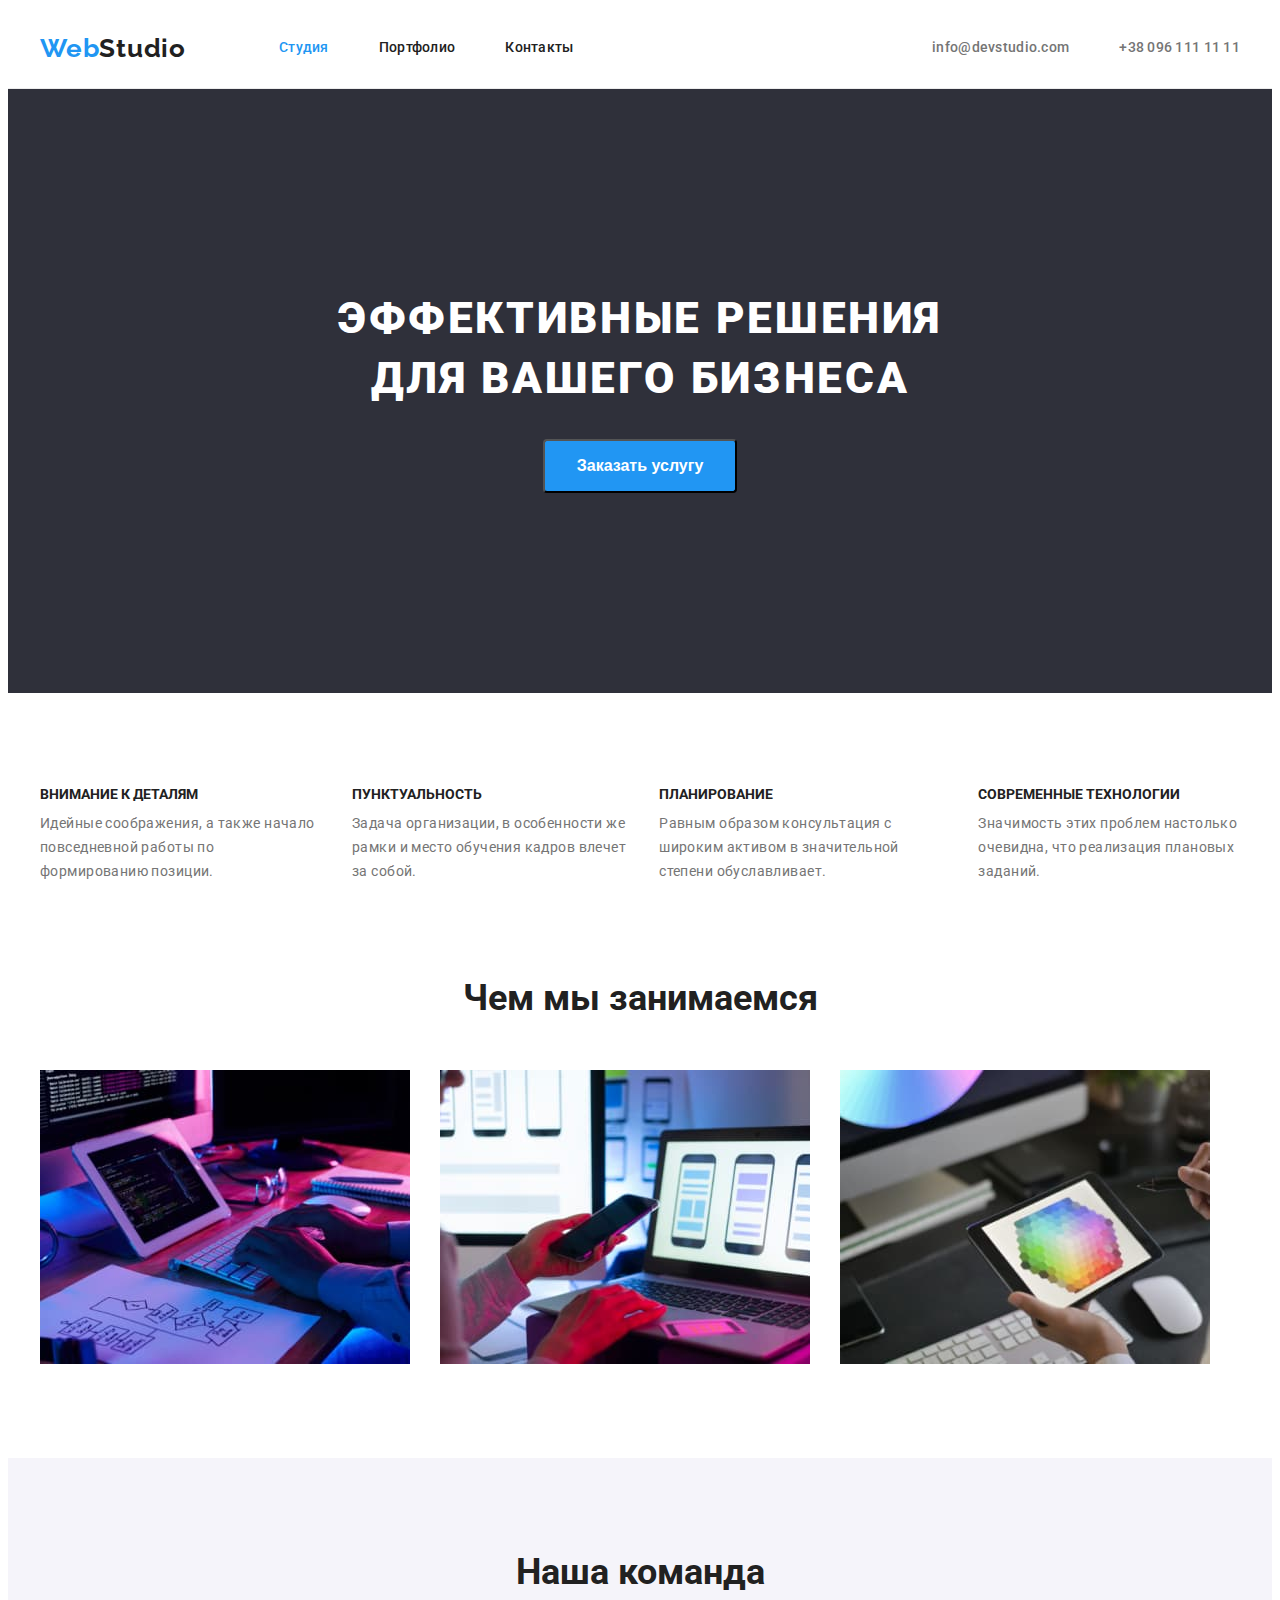
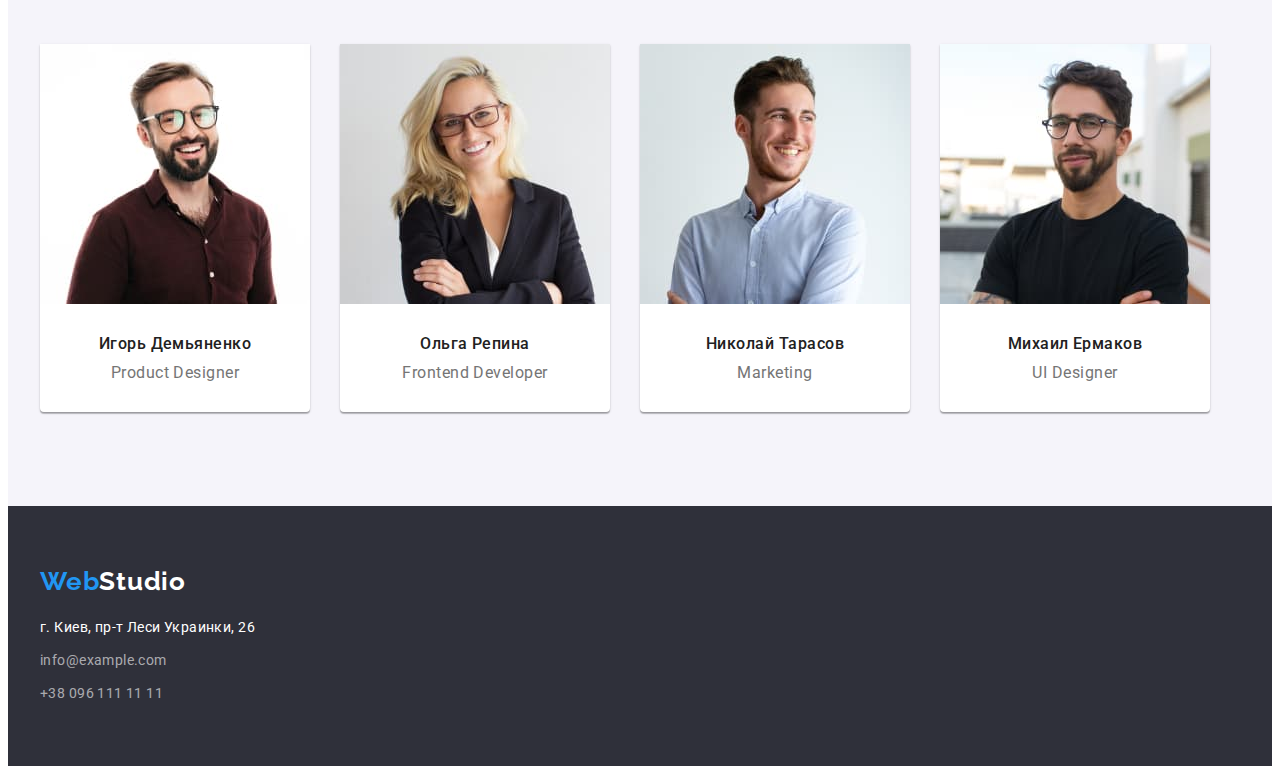
<file: index.html>
<!DOCTYPE html>
<html lang="ru">
<head>
  <meta charset="UTF-8">
  <meta http-equiv="X-UA-Compatible" content="IE=edge">
  <meta name="viewport" content="width=device-width, initial-scale=1.0">
  <title>Студия</title>
  <link rel="preconnect" href="https://fonts.googleapis.com">
  <link rel="preconnect" href="https://fonts.gstatic.com" crossorigin>
  <link href="https://fonts.googleapis.com/css2?family=Oleo+Script&family=Raleway:wght@700&family=Roboto:wght@400;500;700;900&display=swap" rel="stylesheet">
  <link rel="stylesheet" href="https://cdnjs.cloudflare.com/ajax/libs/modern-normalize/1.1.0/modern-normalize.min.css"
    integrity="sha512-wpPYUAdjBVSE4KJnH1VR1HeZfpl1ub8YT/NKx4PuQ5NmX2tKuGu6U/JRp5y+Y8XG2tV+wKQpNHVUX03MfMFn9Q=="
    crossorigin="anonymous" referrerpolicy="no-referrer" />
    <link rel="stylesheet" href="./css/styles.css" />
</head>
<body>
  <!-- Шапка -->
  <header class="page-header">
    <div class="container header-nav">
      <nav class="main-nav">
        <a href="./" class="logo-link">Web<span class="studio-top">Studio</span>
        </a>
      <ul class="site-nav">
        <li class="site-nav-item"><a href="index.html" class="site-nav-link current">Студия</a></li>
        <li class="site-nav-item"><a href="portfolio.html" target="_self" class="site-nav-link">Портфолио</a></li>
        <li class="site-nav-item"><a href="" class="site-nav-link">Контакты</a></li>
      </ul>
      </nav>
      <ul class="header-contacts">
        <li class="item"><a href="mailto:imfo@devstudio.com" class="link">info@devstudio.com</a></li>
        <li class="item"><a href="tel:+380961111111" class="link">+38 096 111 11 11</a></li>
      </ul>
    </div>
  </header>
  <main>
    <!-- Герой -->
    <section class="hero">
      <div class="container">
      <h1 class="tagline">ЭФФЕКТИВНЫЕ РЕШЕНИЯ<br> ДЛЯ ВАШЕГО БИЗНЕСА</h1>
      <button type="button" class="button">Заказать услугу</button>
      </div>
    </section>
    <!-- Преимущества -->
    <section class="section">
      <div class="container">
      <h2 class="visually-hidden">Наши преимущества</h2>
      <ul class="section-list">
        <li class="section-item">
          <h3 class="section-sub-title">ВНИМАНИЕ К ДЕТАЛЯМ</h3>
          <p class="section-sub-title-text">Идейные соображения, а также начало повседневной работы по формированию позиции.</p>
        </li>
        <li class="section-item">
          <h3 class="section-sub-title">ПУНКТУАЛЬНОСТЬ</h3>
          <p class="section-sub-title-text">Задача организации, в особенности же рамки и место обучения кадров влечет за собой.</p>
        </li>
        <li class="section-item">
          <h3 class="section-sub-title">ПЛАНИРОВАНИЕ</h3>
          <p class="section-sub-title-text">Равным образом консультация с широким активом в значительной степени обуславливает.</p>
        </li>
        <li class="section-item">
          <h3 class="section-sub-title">СОВРЕМЕННЫЕ ТЕХНОЛОГИИ</h3>
          <p class="section-sub-title-text">Значимость этих проблем настолько очевидна, что реализация плановых заданий.</p>
        </li>
      </ul>
      </div>
    </section>
      <section class="section work-section">
        <div class="container">
          <h2 class="section-title">Чем мы занимаемся</h2>
            <ul class="section-list-images">
              <li class="section-item">
                <img src="./images/img.jpg" width="370" alt="keyboard">
              </li>
             <li class="section-item">
               <img src="./images/img(1).jpg" width="370" alt="notebook">
             </li>
             <li class="section-item">
               <img src="./images/img(2).jpg" width="370" alt="ipad">
             </li>
          </ul>
        </div>
      </section>
    <!-- Команда -->
    <section class="section team-section">
      <div class="container">
      <h2 class="section-title-team">Наша команда</h2>
        <ul class="team">
          <li class="team-res">
            <img src="./images/img(3).jpg" width="270" alt="product designer">
            <div class="hr">
            <h3 class="staff-name">Игорь Демьяненко</h3>
            <p class="staff-position">Product Designer</p>
            </div>
          </li>
          <li class="team-res">
            <img src="./images/img(4).jpg" width="270" alt="frontend developer">
            <div class="hr">
            <h3 class="staff-name">Ольга Репина</h3>
            <p class="staff-position">Frontend Developer</p>
            </div>
          </li>
          <li class="team-res">
            <img src="./images/img(5).jpg" width="270" alt="marketing">
            <div class="hr">
            <h3 class="staff-name">Николай Тарасов</h3>
            <p class="staff-position">Marketing</p>
            </div>
          </li>
          <li class="team-res">
            <img src="./images/img(6).jpg" width="270" alt="ui designer">
            <div class="hr">
            <h3 class="staff-name">Михаил Ермаков</h3>
            <p class="staff-position">UI Designer</p>
            </div>
          </li>
        </ul>
      </div>
    </section>
  </main>
  <!-- Футер -->
  <footer class="footer">
    <div class="container">
      <a href="./" class="logo-link">Web<span class="studio-bottom">Studio</span>
      </a>
      <address class="address">
        <ul class="footer-contacts">
          <li class="footer-contacts-item"><a href="https://www.google.com/maps/place/%D0%B1%D1%83%D0%BB%D1%8C%D0%B2%D0%B0%D1%80+%D0%9B%D0%B5%D1%81%D1%96+%D0%A3%D0%BA%D1%80%D0%B0%D1%97%D0%BD%D0%BA%D0%B8,+26,+%D0%9A%D0%B8%D1%97%D0%B2,+02000/@50.424964,30.5396898,15.5z/data=!4m13!1m7!3m6!1s0x40d4cf0e033ecbe9:0x57a4dffefec77da0!2z0LHRg9C70YzQstCw0YAg0JvQtdGB0ZYg0KPQutGA0LDRl9C90LrQuCwgMjYsINCa0LjRl9CyLCAwMjAwMA!3b1!8m2!3d50.4265807!4d30.5383859!3m4!1s0x40d4cf0e033ecbe9:0x57a4dffefec77da0!8m2!3d50.4265807!4d30.5383859"
            class="link street">г. Киев, пр-т Леси Украинки, 26</a></li>
          <li class="footer-contacts-item"><a href="mailto:info@example.com" class="link">info@example.com</a></li>
        <li class="footer-contacts-item"><a href="tel:+380961111111" class="link">+38 096 111 11 11</a></li>
      </ul>
    </address>
    </div>
  </footer>
</body>
</html>
</file>
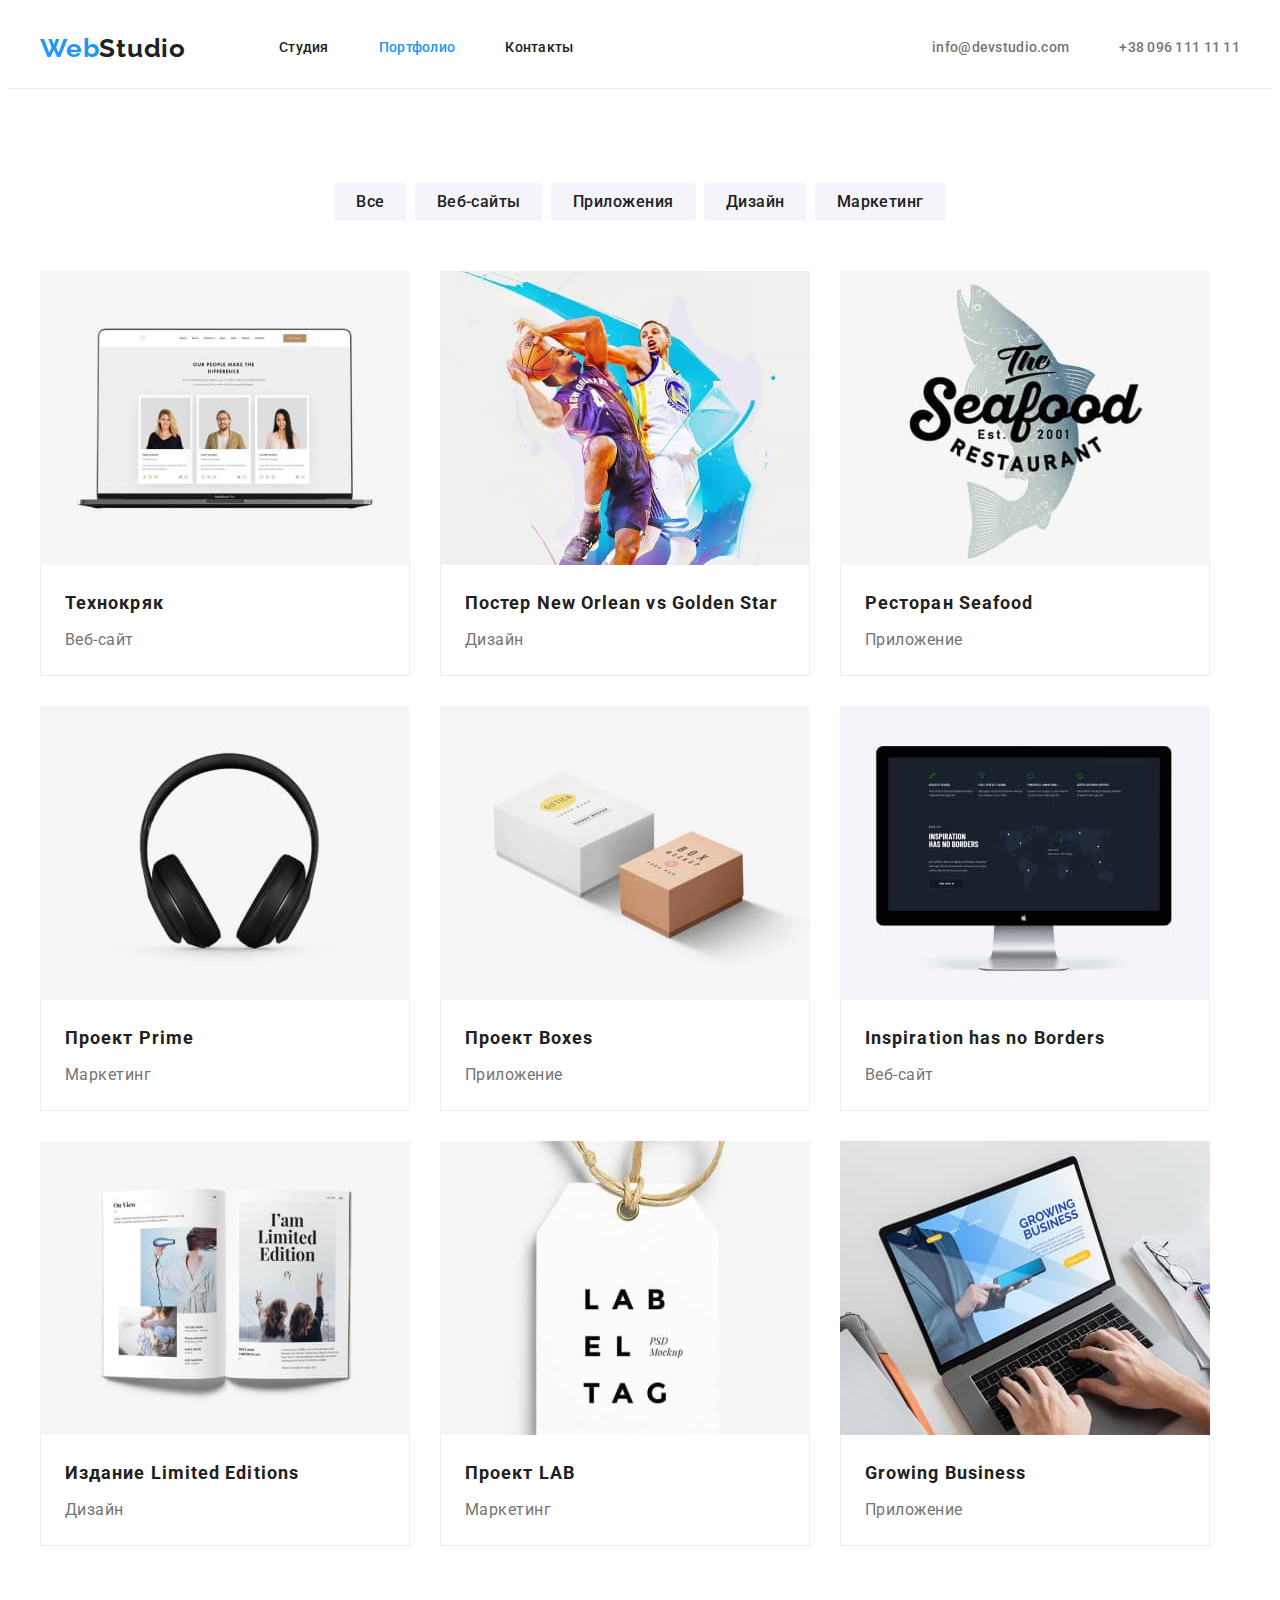
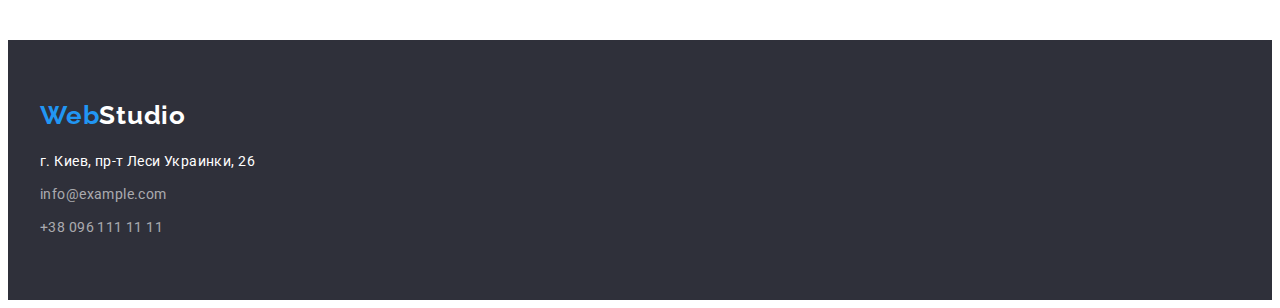
<file: portfolio.html>
<!DOCTYPE html>
<html lang="ru">
<head>
  <meta charset="UTF-8">
  <meta http-equiv="X-UA-Compatible" content="IE=edge">
  <meta name="viewport" content="width=device-width, initial-scale=1.0">
  <title>Студия</title>
  <link rel="preconnect" href="https://fonts.googleapis.com">
  <link rel="preconnect" href="https://fonts.gstatic.com" crossorigin>
  <link
    href="https://fonts.googleapis.com/css2?family=Oleo+Script&family=Raleway:wght@700&family=Roboto:wght@400;500;700;900&display=swap"
    rel="stylesheet">
  <link rel="stylesheet" href="https://cdnjs.cloudflare.com/ajax/libs/modern-normalize/1.1.0/modern-normalize.min.css"
    integrity="sha512-wpPYUAdjBVSE4KJnH1VR1HeZfpl1ub8YT/NKx4PuQ5NmX2tKuGu6U/JRp5y+Y8XG2tV+wKQpNHVUX03MfMFn9Q=="
    crossorigin="anonymous" referrerpolicy="no-referrer" />
  <link rel="stylesheet" href="./css/styles.css" />
</head>
<body>
  <!-- Шапка -->
  <header class="page-header">
    <nav class="container main-nav">
      <a href="./" class="logo-link">Web<span class="studio-top">Studio</span>
      </a>
      <ul class="site-nav list">
        <li class="site-nav-item"><a href="index.html" class="site-nav-link">Студия</a></li>
        <li class="site-nav-item"><a href="portfolio.html" target="_self" class="site-nav-link current">Портфолио</a></li>
        <li class="site-nav-item"><a href="" class="site-nav-link">Контакты</a></li>
      </ul>
      <ul class="header-contacts list">
        <li class="item"><a href="mailto:imfo@devstudio.com" class="link">info@devstudio.com</a></li>
        <li class="item"><a href="tel:+380961111111" class="link">+38 096 111 11 11</a></li>
      </ul>
    </nav>
  </header>
  <main>
      <!-- Герой -->
        <section class="section">
          <div class="container">
          <h1 class="visually-hidden">Наши работы</h1>
          <ul class="filter list">
            <li class="filter-item"><button type="button" class="button">Все</button></li>
            <li class="filter-item"><button type="button" class="button">Веб-сайты</button></li>
            <li class="filter-item"><button type="button" class="button">Приложения</button></li>
            <li class="filter-item"><button type="button" class="button">Дизайн</button></li>
            <li class="filter-item"><button type="button" class="button">Маркетинг</button></li>
          </ul>
          <ul class="gallery list">
            <li class="gallery-item">
              <a href="" class="gallery-link"><img src="./images/img(7).jpg" width="370" alt="Веб-сайт">
              <div class="gallery-name">
                <h2 class="gallery-title">Технокряк</h2>
                <p class="gallery-text">Веб-сайт</p>
              </div>
              </a>
            </li>
            <li class="gallery-item">
              <a href="" class="gallery-link"><img src="./images/img(8).jpg" width="370" alt="Дизайн">
              <div class="gallery-name">
                <h2 class="gallery-title">Постер New Orlean vs Golden Star</h2>
                <p class="gallery-text">Дизайн</p>
              </div>
              </a>
            </li>
            <li class="gallery-item">
              <a href="" class="gallery-link"><img src="./images/img(9).jpg" width="370" alt="Приложение">
              <div class="gallery-name">
                <h2 class="gallery-title">Ресторан Seafood</h2>
                <p class="gallery-text">Приложение</p>
            </div>
            </a>
            </li>
            <li class="gallery-item">
              <a href="" class="gallery-link"><img src="./images/img(10).jpg" width="370" alt="Маркетинг">
              <div class="gallery-name">
                <h2 class="gallery-title">Проект Prime</h2>
                <p class="gallery-text">Маркетинг</p>
              </div>
              </a>
            </li>
            <li class="gallery-item">
              <a href="" class="gallery-link"><img src="./images/img(11).jpg" width="370" alt="Приложение">
              <div class="gallery-name">
                <h2 class="gallery-title">Проект Boxes</h2>
                <p class="gallery-text">Приложение</p>
              </div>
              </a>
            </li>
            <li class="gallery-item">
              <a href="" class="gallery-link"><img src="./images/img(12).jpg" width="370" alt="Веб-сайт">
              <div class="gallery-name">
                <h2 class="gallery-title">Inspiration has no Borders</h2>
                <p class="gallery-text">Веб-сайт</p>
              </div>
              </a>
            </li>
            <li class="gallery-item">
              <a href="" class="gallery-link"><img src="./images/img(13).jpg" width="370" alt="Дизайн">
              <div class="gallery-name">
                <h2 class="gallery-title">Издание Limited Editions</h2>
                <p class="gallery-text">Дизайн</p>
              </div>
              </a>
            </li>
            <li class="gallery-item">
              <a href="" class="gallery-link"><img src="./images/img(14).jpg" width="370" alt="Маркетинг">
              <div class="gallery-name">
                <h2 class="gallery-title">Проект LAB</h2>
                <p class="gallery-text">Маркетинг</p>
              </div>
              </a>
            </li>
            <li class="gallery-item">
              <a href="" class="gallery-link"><img src="./images/img(15).jpg" width="370" alt="Приложение">
              <div class="gallery-name">
                <h2 class="gallery-title">Growing Business</h2>
                <p class="gallery-text">Приложение</p>
              </div>
              </a>
            </li>
          </ul>
          </div>
        </section>
    </main>
      <!-- Футер -->
      <footer class="footer">
        <div class="container">
          <a href="./" class="logo-link">Web<span class="studio-bottom">Studio</span>
          </a>
          <address class="address">
            <ul class="footer-contacts list">
              <li class="footer-contacts-item"><a
                  href="https://www.google.com/maps/place/%D0%B1%D1%83%D0%BB%D1%8C%D0%B2%D0%B0%D1%80+%D0%9B%D0%B5%D1%81%D1%96+%D0%A3%D0%BA%D1%80%D0%B0%D1%97%D0%BD%D0%BA%D0%B8,+26,+%D0%9A%D0%B8%D1%97%D0%B2,+02000/@50.424964,30.5396898,15.5z/data=!4m13!1m7!3m6!1s0x40d4cf0e033ecbe9:0x57a4dffefec77da0!2z0LHRg9C70YzQstCw0YAg0JvQtdGB0ZYg0KPQutGA0LDRl9C90LrQuCwgMjYsINCa0LjRl9CyLCAwMjAwMA!3b1!8m2!3d50.4265807!4d30.5383859!3m4!1s0x40d4cf0e033ecbe9:0x57a4dffefec77da0!8m2!3d50.4265807!4d30.5383859"
                  class="link street">г. Киев, пр-т Леси Украинки, 26</a></li>
              <li class="footer-contacts-item"><a href="mailto:info@example.com" class="link">info@example.com</a></li>
              <li class="footer-contacts-item"><a href="tel:+380961111111" class="link">+38 096 111 11 11</a></li>
            </ul>
          </address>
        </div>
      </footer>
</body>
</html>
</file>
<file: css/styles.css>
/* основной цвет текста #212121*/
/* эффект наведения на текст #2196F3*/
/* цвет текста имейл и тел. #757575*/
/* футер rgba(255, 255, 255, 0.6);*/
/* футер наведение #FFFFFF*/
:root {
  --primary-text-color: #212121;
  --secodary-text-color: #757575;
  --third-text-color: #2196f3;
  --fourth-text-color: rgba(255, 255, 255, 0.6);
  --fifth-text-color: #ffffff;
  --primary-bg-color: #ffffff;
  --secondary-bg-color: #2f303a;
  --bg-color-effect: #2196f3;
  --third-bg-color: #f5f4fa;
  --fourth-bg-color: #188ce8;
}

body {
  font-family: Roboto, sans-serif;
  font-style: normal;
  color: var(--primary-text-color);
  background-color: var(--primary-bg-color);
}

a {
  text-decoration: none;
}

.container {
  padding-left: 15px;
  padding-right: 15px;
  margin-left: auto;
  margin-right: auto;
  width: 1200px;
}

/* WebStudio */

.logo-link {
  font-family: Raleway, sans-serif;
  font-weight: 700;
  font-size: 26px;
  line-height: 1.17;
  letter-spacing: 0.03em;
  color: var(--third-text-color);
}

.studio-top {
  font-family: Raleway, sans-serif;
  font-weight: 700;
  font-size: 26px;
  line-height: 1.17;
  letter-spacing: 0.03em;
  color: var(--primary-text-color);
}

.studio-bottom {
  font-family: Raleway, sans-serif;
  font-weight: 700;
  font-size: 26px;
  line-height: 1.17;
  letter-spacing: 0.03em;
  color: var(--fifth-text-color);
}

.page-header {
  border-bottom: 1px solid #ececec;
}

/* header-nav */

.header-nav {
  display: flex;
}

/* main-nav */

.main-nav {
  display: flex;
  align-items: center;
  justify-content: center;
}

/* site-nav */

.site-nav {
  display: flex;
  margin-left: 93px;
}

.site-nav-item {
  margin-right: 50px;
}

.site-nav-item:last-child {
  margin-right: 0;
}

.site-nav-link {
  display: block;
  padding-top: 32px;
  padding-bottom: 32px;

  font-weight: 500;
  font-size: 14px;
  line-height: 1.14;
  letter-spacing: 0.02em;
  color: var(--primary-text-color);
}
.site-nav-link:hover,
.site-nav-link:focus {
  color: var(--third-text-color);
}
.current {
  font-weight: 500;
  font-size: 14px;
  line-height: 1.14;
  letter-spacing: 0.02em;

  color: var(--third-text-color);
}

/* header-contacts */

.header-contacts {
  display: flex;
  margin-left: auto;
}

.header-contacts .item {
  margin-right: 0;
}

.header-contacts .item + .item {
  margin-left: 50px;
}

.header-contacts .link {
  display: block;
  padding-top: 32px;
  padding-bottom: 32px;
  font-weight: 500;
  font-size: 14px;
  line-height: 1.14;
  letter-spacing: 0.02em;

  color: var(--secodary-text-color);
}
.header-contacts .link:hover,
.header-contacts .link:focus {
  font-weight: 500;
  font-size: 14px;
  line-height: 1.14;
  letter-spacing: 0.02em;

  color: var(--third-text-color);
}

ul {
  margin: 0;
  padding: 0;
  list-style: none;
}

.team {
  display: flex;
}

.filter {
  display: flex;
  margin-bottom: 50px;
  justify-content: center;
}

.filter-item {
  margin-right: 8px;
}
.filter-item:last-child {
  margin-right: 0;
}

.visually-hidden {
  position: absolute;
  width: 1px;
  height: 1px;
  margin: -1px;
  border: 0;
  padding: 0;
  white-space: nowrap;
  clip-path: inset(100%);
  clip: rect(0 0 0 0);
  overflow: hidden;
}

/* filter-menu */

.filter .button {
  border: transparent;
  padding-top: 6px;
  padding-bottom: 6px;
  padding-left: 22px;
  padding-right: 22px;
  background: var(--third-bg-color);
  border-radius: 4px;

  font-family: inherit;
  font-weight: 500;
  font-size: 16px;
  line-height: 1.62;

  text-align: center;
  letter-spacing: 0.03em;

  color: var(--primary-text-color);
}

.filter .button:hover,
.filter .button:focus {
  background: var(--bg-color-effect);
  color: var(--fifth-text-color);
  box-shadow: 0px 3px 1px rgba(0, 0, 0, 0.1), 0px 1px 2px rgba(0, 0, 0, 0.08),
    0px 2px 2px rgba(0, 0, 0, 0.12);
  cursor: pointer;
}

/* hero-section */

.hero {
  padding-top: 200px;
  padding-bottom: 200px;

  background-color: var(--secondary-bg-color);
  text-align: center;
}

.hero .tagline {
  margin-bottom: 30px;
  font-weight: 900;
  font-size: 44px;
  line-height: 1.36;
  text-align: center;
  letter-spacing: 0.06em;
  text-transform: uppercase;
  color: var(--fifth-text-color);
}

.button {
  padding-top: 10px;
  padding-bottom: 10px;
  padding-left: 32px;
  padding-right: 32px;
  color: var(--fifth-text-color);
  font-weight: 700;
  font-size: 16px;
  line-height: 1.87;
  background: var(--bg-color-effect);
  border-radius: 4px;
}

.button:hover,
.button:focus {
  color: var(--fifth-text-color);

  background: var(--fourth-bg-color);
  box-shadow: 0px 4px 4px rgba(0, 0, 0, 0.15);
  cursor: pointer;
}

/* Преимущества */

.section {
  padding-top: 94px;
  padding-bottom: 94px;
}

.work-section {
  padding-top: 0;
}

.section-list {
  display: flex;
}

.section-list-images {
  display: flex;
}

.section-item + .section-item {
  margin-left: 30px;
}

.section-title {
  margin-bottom: 50px;
  text-align: center;
  font-weight: 700;
  font-size: 36px;
  line-height: 1.16;
  color: var(--primary-text-color);
}

.section-title-team {
  margin-bottom: 50px;
  text-align: center;
  font-weight: 700;
  font-size: 36px;
  line-height: 1.16;
  color: var(--primary-text-color);
}

.section-sub-title {
  margin-top: 0;
  margin-bottom: 10px;
  font-weight: 700;
  font-size: 14px;
  line-height: 1.14;
  color: var(--primary-text-color);
}

.section-sub-title-text {
  margin-top: 0;
  margin-bottom: 0;
  font-weight: 400;
  font-size: 14px;
  line-height: 1.71;
  letter-spacing: 0.03em;
  color: var(--secodary-text-color);
}

/* Team section */

.team-section {
  background-color: var(--third-bg-color);
}

.team-res {
  background-color: var(--primary-bg-color);
  box-shadow: 0px 1px 3px rgba(0, 0, 0, 0.12), 0px 1px 1px rgba(0, 0, 0, 0.14),
    0px 2px 1px rgba(0, 0, 0, 0.2);
  border-radius: 0px 0px 4px 4px;
}

.team-res .staff-name {
  margin-bottom: 0;

  text-align: center;
  font-weight: 500;
  font-size: 16px;
  line-height: 1.19;
  letter-spacing: 0.03em;
  color: var(--primary-text-color);
}

.team-res .staff-position {
  margin-top: 10px;

  text-align: center;
  font-weight: 400;
  font-size: 16px;
  line-height: 1.19;
  letter-spacing: 0.03em;
  color: var(--secodary-text-color);
}

/* footer-contacts */

.footer {
  padding-top: 60px;
  padding-bottom: 60px;
  background-color: var(--secondary-bg-color);
}

.footer-contacts-item {
  margin-top: 9px;
}

.footer-contacts .link {
  font-style: normal;
  font-weight: 400;
  font-size: 14px;
  line-height: 1.71;
  letter-spacing: 0.03em;
  color: var(--fourth-text-color);
}

.footer-contacts .street {
  color: var(--fifth-text-color);
}

.footer-contacts-item:first-child {
  margin-top: 0px;
}

.footer-contacts .link:hover,
.footer-contacts .link:focus {
  color: var(--fifth-text-color);
}

/* address */

.address {
  margin-top: 20px;
}

/* gallery styles */

.gallery-item .gallery-title {
  font-weight: 700;
  font-size: 18px;
  line-height: 2;
  letter-spacing: 0.06em;
  color: var(--primary-text-color);
}

.gallery-item .gallery-text {
  font-weight: 400;
  font-size: 16px;
  line-height: 1.87;
  letter-spacing: 0.03em;
  color: var(--secodary-text-color);
}

.gallery {
  display: flex;
  flex-wrap: wrap;
}

.gallery-item {
  margin-left: 30px;
  margin-bottom: 30px;
}

.gallery-item:nth-child(1n + 7) {
  margin-bottom: 0px;
}

.gallery-item:nth-child(3n + 1) {
  margin-left: 0;
}

.gallery-name {
  border-right: 1px solid #eeeeee;
  border-bottom: 1px solid #eeeeee;
  border-left: 1px solid #eeeeee;
  padding-top: 20px;
  padding-bottom: 20px;
  padding-right: 24px;
  padding-left: 24px;
}

.gallery-text {
  margin-top: 4px;
}

.team-res + .team-res {
  margin-left: 30px;
}

img {
  display: block;
  max-width: 100%;
  height: auto;
}

h1,
h2,
h3,
h4,
h5,
h6,
p {
  margin: 0;
  padding: 0;
}

.hr {
  padding-top: 30px;
  padding-bottom: 30px;
}
</file>
